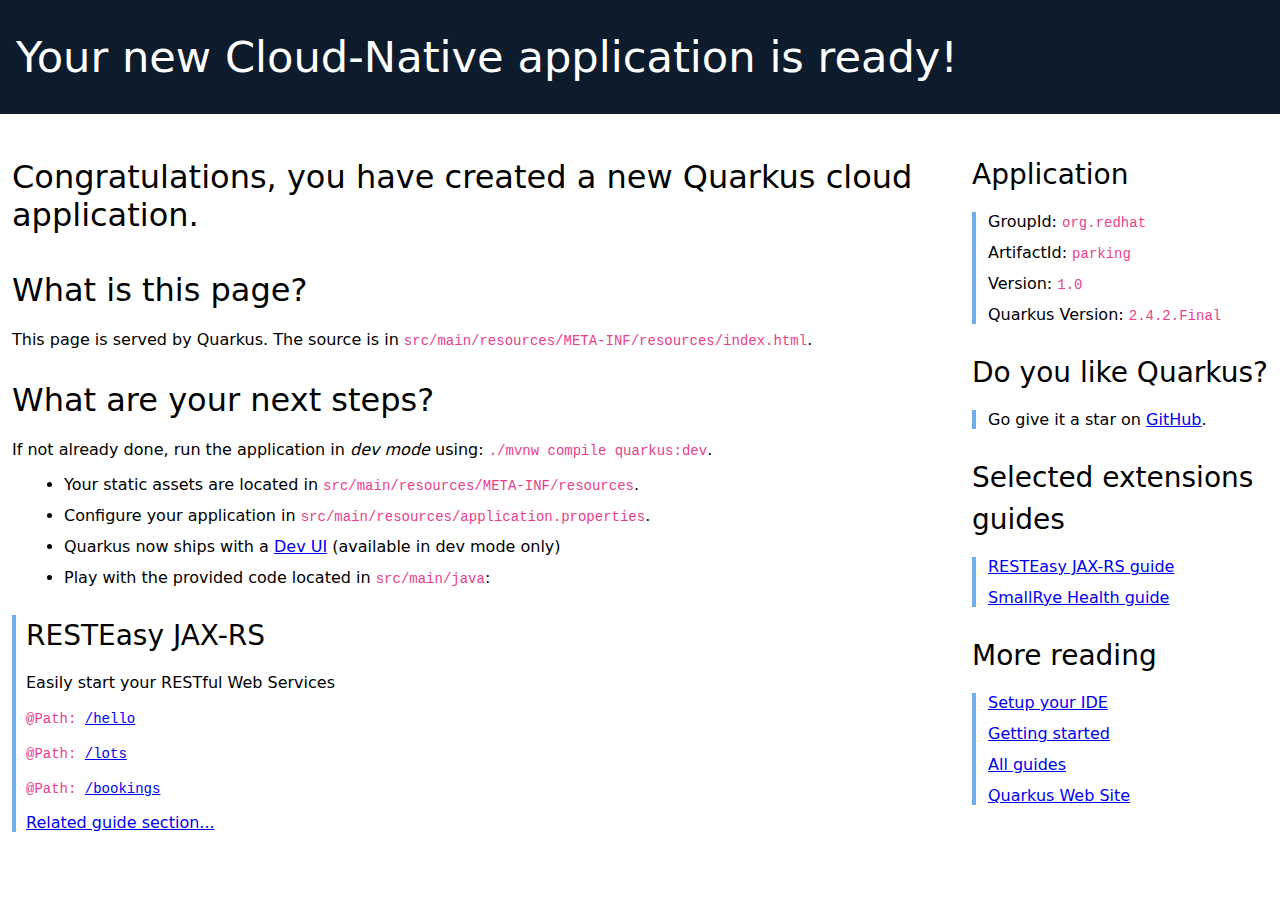
<file: mc/src/main/resources/META-INF/resources/index.html>
<!DOCTYPE html>
<html lang="en">
<head>
    <meta charset="UTF-8">
    <title>parking - 1.0</title>
    <style>
        h1, h2, h3, h4, h5, h6 {
            margin-bottom: 0.5rem;
            font-weight: 400;
            line-height: 1.5;
        }

        h1 {
            font-size: 2.5rem;
        }

        h2 {
            font-size: 2rem
        }

        h3 {
            font-size: 1.75rem

        }

        h4 {
            font-size: 1.5rem
        }

        h5 {
            font-size: 1.25rem
        }

        h6 {
            font-size: 1rem
        }

        .lead {
            font-weight: 300;
            font-size: 2rem;
        }

        .banner {
            font-size: 2.7rem;
            margin: 0;
            padding: 2rem 1rem;
            background-color: #0d1c2c;
            color: white;
        }

        body {
            margin: 0;
            font-family: -apple-system, system-ui, "Segoe UI", Roboto, "Helvetica Neue", Arial, sans-serif, "Apple Color Emoji", "Segoe UI Emoji", "Segoe UI Symbol", "Noto Color Emoji";
        }

        code {
            font-family: SFMono-Regular, Menlo, Monaco, Consolas, "Liberation Mono", "Courier New", monospace;
            font-size: 87.5%;
            color: #e83e8c;
            word-break: break-word;
        }

        .left-column {
            padding: .75rem;
            max-width: 75%;
            min-width: 55%;
        }

        .right-column {
            padding: .75rem;
            max-width: 25%;
        }

        .container {
            display: flex;
            width: 100%;
        }

        li {
            margin: 0.75rem;
        }

        .right-section {
            margin-left: 1rem;
            padding-left: 0.5rem;
        }

        .right-section h3 {
            padding-top: 0;
            font-weight: 200;
        }

        .right-section ul {
            border-left: 0.3rem solid #71aeef;
            list-style-type: none;
            padding-left: 0;
        }

        .provided-code {
            border-left: 0.3rem solid #71aeef;
            padding-left: 10px;
        }

        .provided-code h3 {
            font-weight: 200;
        }
    </style>
</head>
<body>

<div class="banner lead">
    Your new Cloud-Native application is ready!
</div>

<div class="container">
    <div class="left-column">
        <p class="lead"> Congratulations, you have created a new Quarkus cloud application.</p>

        <h2>What is this page?</h2>

        <p>This page is served by Quarkus. The source is in
            <code>src/main/resources/META-INF/resources/index.html</code>.</p>

        <h2>What are your next steps?</h2>

        <p>If not already done, run the application in <em>dev mode</em> using: <code>./mvnw compile quarkus:dev</code>.
        </p>
        <ul>
            <li>Your static assets are located in <code>src/main/resources/META-INF/resources</code>.</li>
            <li>Configure your application in <code>src/main/resources/application.properties</code>.</li>
            <li>Quarkus now ships with a <a href="/q/dev/">Dev UI</a> (available in dev mode only)</li>
            <li>Play with the provided code located in <code>src/main/java</code>:</li>
        </ul>
                <div class="provided-code">
            <h3>RESTEasy JAX-RS</h3>
            <p>Easily start your RESTful Web Services</p>
            <p><code>@Path: <a href="/hello" class="path-link" target="_blank">/hello</a></code></p>
            <p><code>@Path: <a href="/lot" class="path-link" target="_blank">/lots</a></code></p>
            <p><code>@Path: <a href="/booking" class="path-link" target="_blank">/bookings</a></code></p>
            <p><a href="https://quarkus.io/guides/getting-started#the-jax-rs-resources" class="guide-link" target="_blank">Related guide section...</a></p>
        </div>

    </div>
    <div class="right-column">
        <div class="right-section">
            <h3>Application</h3>
            <ul>
                <li>GroupId: <code>org.redhat</code></li>
                <li>ArtifactId: <code>parking</code></li>
                <li>Version: <code>1.0</code></li>
                <li>Quarkus Version: <code>2.4.2.Final</code></li>
            </ul>
        </div>
        <div class="right-section">
            <h3>Do you like Quarkus?</h3>
            <ul>
                <li>Go give it a star on <a href="https://github.com/quarkusio/quarkus">GitHub</a>.</li>
            </ul>
        </div>
        <div class="right-section">
            <h3>Selected extensions guides</h3>
            <ul>
                <li title="REST endpoint framework implementing JAX-RS and more"><a href="https://quarkus.io/guides/rest-json" target="_blank">RESTEasy JAX-RS guide</a></li>
                <li title="Monitor service health"><a href="https://quarkus.io/guides/microprofile-health" target="_blank">SmallRye Health guide</a></li>
            </ul>
        </div>
        <div class="right-section">
            <h3>More reading</h3>
            <ul>
                <li><a href="https://quarkus.io/guides/maven-tooling.html" target="_blank">Setup your IDE</a></li>
                <li><a href="https://quarkus.io/guides/getting-started.html" target="_blank">Getting started</a></li>
                <li><a href="https://quarkus.io/guides/" target="_blank">All guides</a></li>
                <li><a href="https://quarkus.io" target="_blank">Quarkus Web Site</a></li>
            </ul>
        </div>
    </div>
</div>
</body>
</html>
</file>
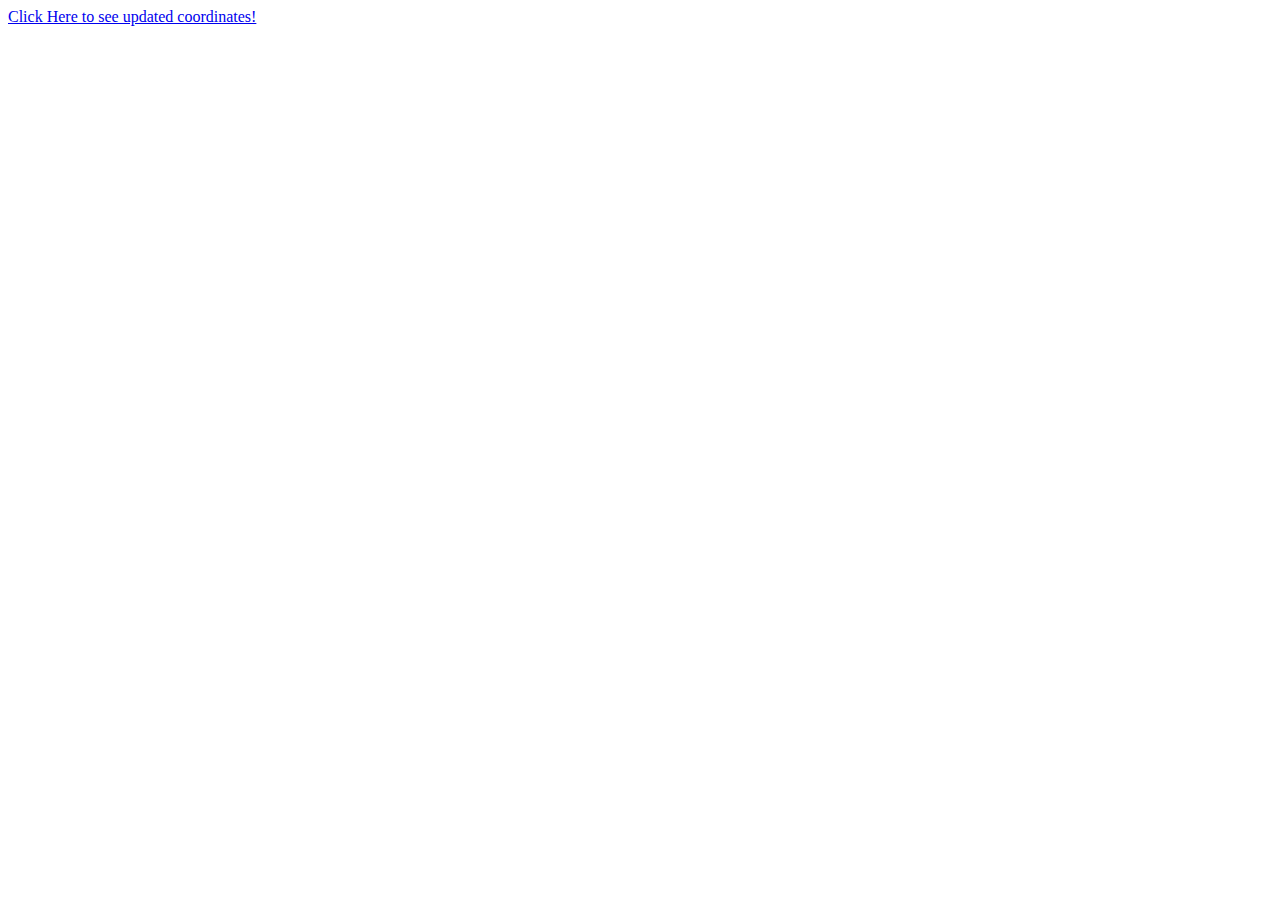
<file: systems/quarkus-gps/src/main/resources/META-INF/resources/index.html>
<!doctype html>
<html>
<head>
    <meta charset="utf-8">
    <title>Demo</title>
</head>
<body>
    <a href="http://jquery.com/">Click Here to see updated coordinates!</a>
    <script src="jquery-3.7.1.js"></script>
    <script>
 
 $(document).ready(function() {

  $("a").click(function(e) {
    e.preventDefault();
    $.ajax({
      type: "GET",
      url: "/api/location",
      dataType : "JSON",

      success: function(result) {

        var message = "Altitude: " + result.altitude + "; Latitude: " + result.latitude +
         "; Longitude: " + result.longitude;

        var link = "http://www.openstreetmap.org/?mlat=" + result.latitude +
        "&mlon=" + result.longitude + "&zoom=12";

        $('body').append($('<a href="'+link+'">'+message+'</a>'));
      },

      error: function(result) {
        alert(result);
      }
    });
  });

});
 
    </script>

</body>
</html>
</file>
